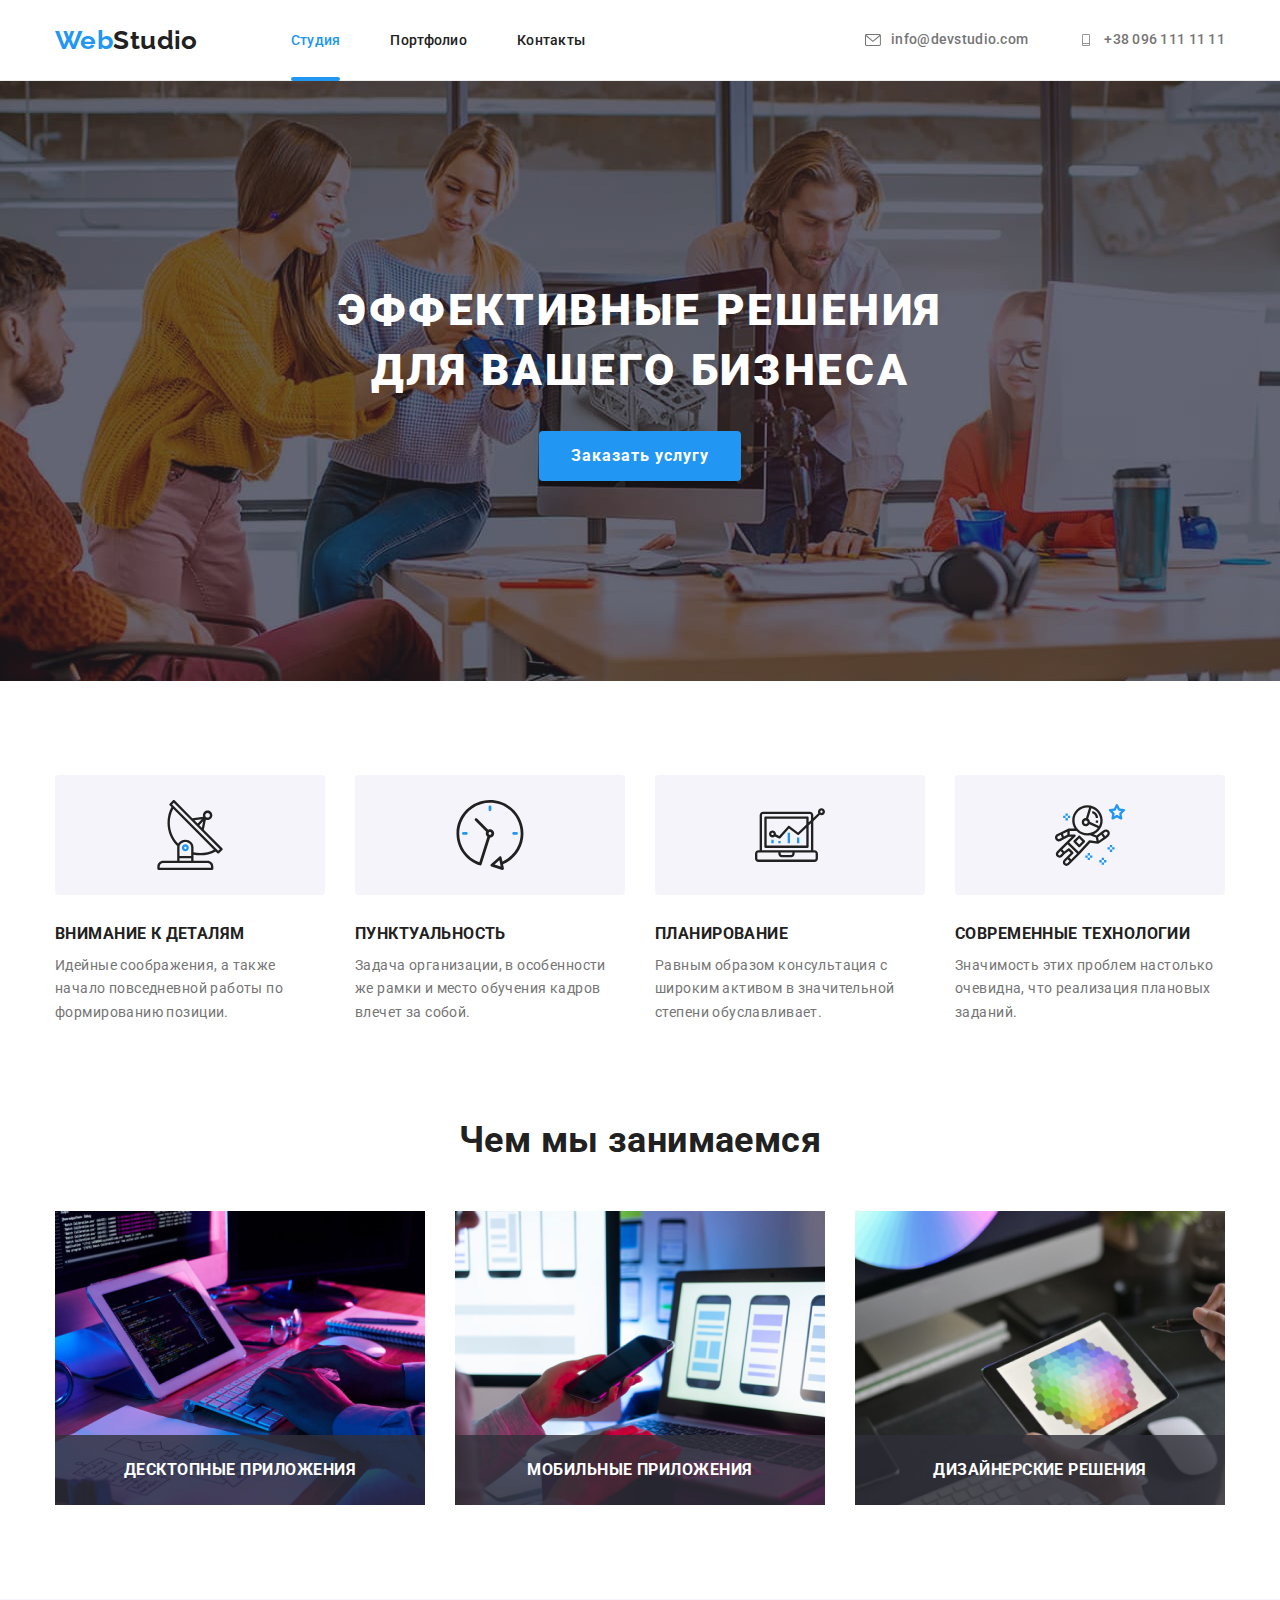
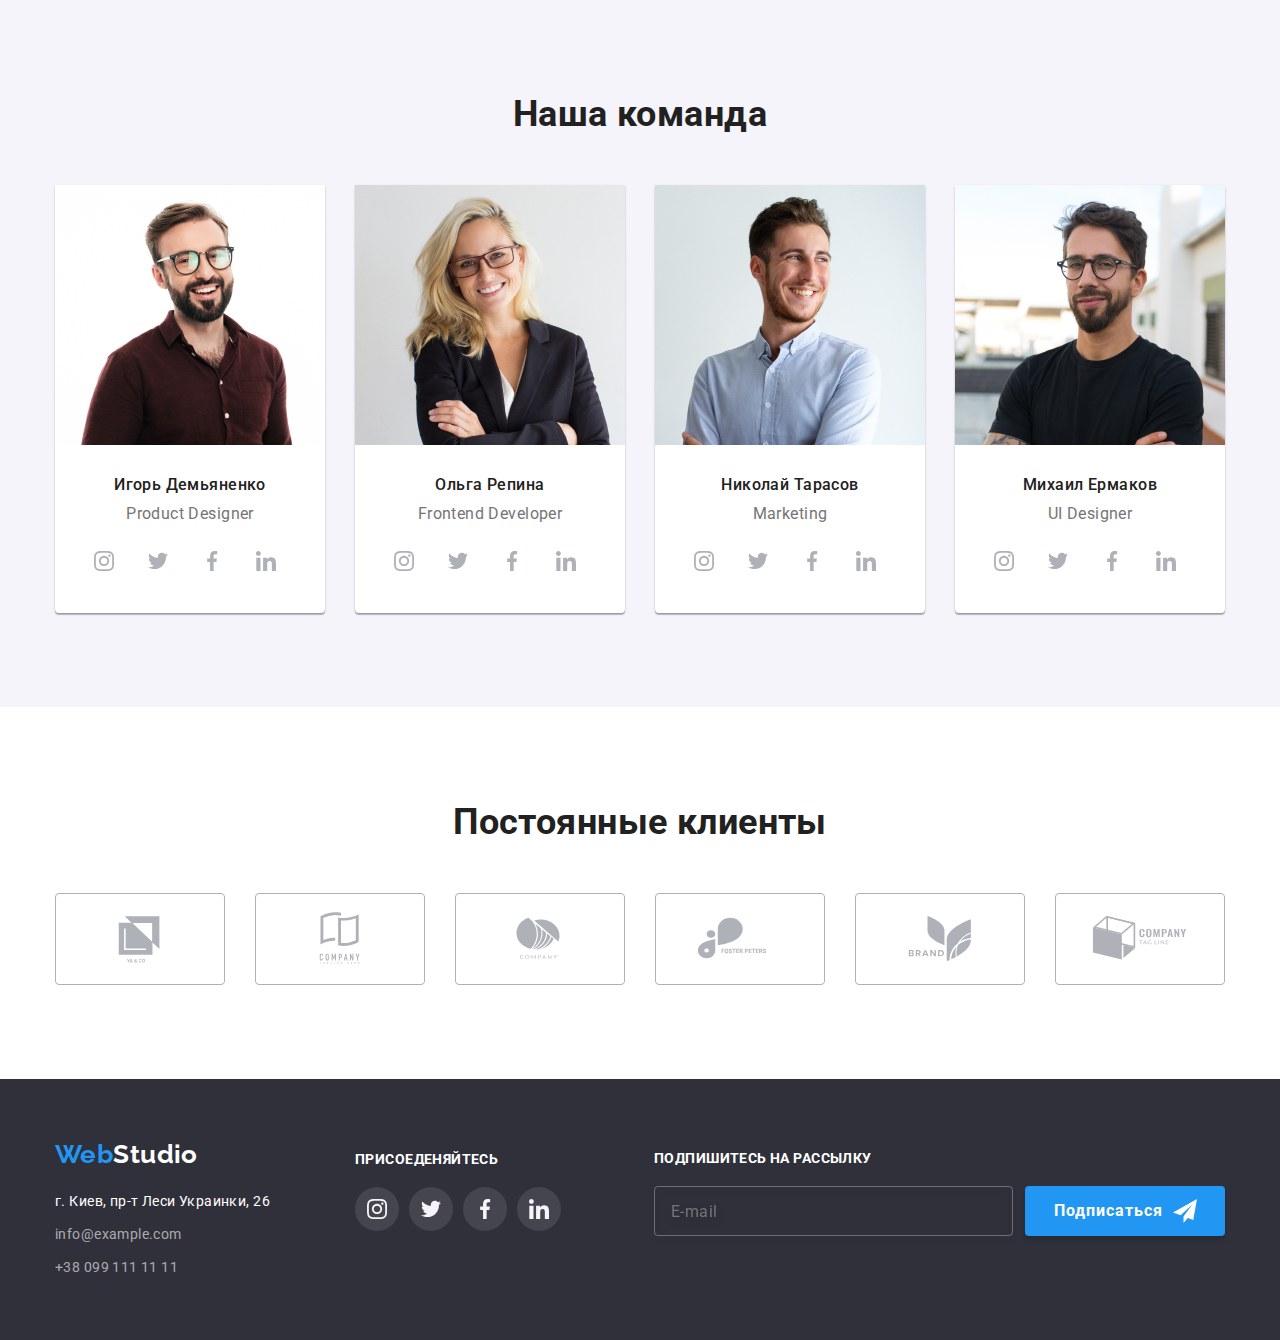
<file: index.html>
<!DOCTYPE html>
<html lang="ru">
  <head>
    <meta charset="UTF-8" />
    <meta http-equiv="X-UA-Compatible" content="IE=edge" />
    <meta name="viewport" content="width=device-width, initial-scale=1.0" />
    <title>WebStudio</title>
    <link
      rel="stylesheet"
      href="https://cdnjs.cloudflare.com/ajax/libs/modern-normalize/1.0.0/modern-normalize.min.css"
    />
    <link
      href="https://fonts.googleapis.com/css2?family=Raleway:wght@700&family=Roboto:wght@400;500;700;900&display=swap"
      rel="stylesheet"
    />
    <link rel="stylesheet" href="./css/main.min.css" />
  </head>
  <body>
    <!--header-->
    <header class="header">
      <div class="container header__container">
        <a href="./index.html" class="logo logo__header"
          >Web<span class="logo__text-header">Studio</span></a
        >
        <button
          class="header__btn"
          type="button"
          aria-expanded="false"
          aria-controls="mobile-menu"
          data-menu-button
        >
          <svg class="header__btn-icon" width="40px" height="40px">
            <use
              class="header__btn-open"
              href="./images/symbol-defs.svg#menu_burger"
            ></use>
            <use
              class="header__btn-close"
              href="./images/symbol-defs.svg#close_burger"
            ></use>
          </svg>
        </button>
        <div class="mobile-menu" id="mobile-menu" data-menu>
          <div class="mobile-menu__wrapper">
            <ul class="mobile-menu__list">
              <li class="mobile-menu__item">
                <a href="./index.html" class="mobile-menu__link current"
                  >Студия</a
                >
              </li>
              <li class="mobile-menu__item">
                <a href="./portfolio.html" class="mobile-menu__link"
                  >Портфолио</a
                >
              </li>
              <li class="mobile-menu__item">
                <a href="./contact.html" class="mobile-menu__link">Контакты</a>
              </li>
            </ul>
          </div>
          <div>
            <ul class="mobile-menu__list">
              <li class="mobile-menu__point">
                <a href="tel:+380961111111" class="mobile-menu__tel"
                  >+38 096 111 11 11</a
                >
              </li>
              <li>
                <a href="mailto:info@devstudio.com" class="mobile-menu_mail"
                  >info@devstudio.com</a
                >
              </li>
            </ul>
            <ul class="mobile-menu__links">
              <li class="mobile-menu__social">
                <a href="instagram.com" class="mobile-menu__link-item"
                  >Instagram</a
                >
              </li>
              <li class="mobile-menu__social">
                <a href="twitter.com" class="mobile-menu__link-item">Twitter</a>
              </li>
              <li class="mobile-menu__social">
                <a href="facebook.com" class="mobile-menu__link-item"
                  >Facebook</a
                >
              </li>
              <li class="mobile-menu__social">
                <a href="linkedin.com" class="mobile-menu__link-item"
                  >LinkedIn</a
                >
              </li>
            </ul>
          </div>
        </div>
        <nav class="nav">
          <ul class="nav__list">
            <li class="nav__item">
              <a href="./index.html" class="nav__link current">Студия</a>
            </li>
            <li class="nav__item">
              <a href="./portfolio.html" class="nav__link">Портфолио</a>
            </li>
            <li class="nav__item">
              <a href="./contact.html" class="nav__link">Контакты</a>
            </li>
          </ul>
        </nav>
        <ul class="contact">
          <li class="contact__item">
            <a href="mailto:info@devstudio.com" class="contact__link">
              <svg class="contact__point" width="16" height="12">
                <use href="./images/symbol-defs.svg#mail"></use>
              </svg>
              info@devstudio.com</a
            >
          </li>
          <li class="contact__item">
            <a href="tel:+380961111111" class="contact__link">
              <svg class="contact__point" width="16" height="12">
                <use href="./images/symbol-defs.svg#phone"></use>
              </svg>
              +38 096 111 11 11</a
            >
          </li>
        </ul>
      </div>
    </header>
    <!--main content-->
    <main>
      <!--Hero-->
      <section class="hero">
        <div class="container">
          <h1 class="hero__title">Эффективные решения для вашего бизнеса</h1>
          <button
            class="button button__one hero__button"
            type="button"
            data-modal-open
          >
            Заказать услугу
          </button>
        </div>
      </section>
      <!--special-->
      <section class="section">
        <div class="container">
          <h2 class="visually-hidden">Особенности компании</h2>
          <ul class="special__list">
            <li class="special__type">
              <div class="special__icon">
                <svg class="special-picture" width="70" height="70">
                  <use href="./images/symbol-defs.svg#antenna"></use>
                </svg>
              </div>
              <h3 class="special__title">Внимание к деталям</h3>
              <p class="special__item">
                Идейные соображения, а также начало повседневной работы по
                формированию позиции.
              </p>
            </li>
            <li class="special__type">
              <div class="special__icon">
                <svg class="special-picture" width="70" height="70">
                  <use href="./images/symbol-defs.svg#clock"></use>
                </svg>
              </div>
              <h3 class="special__title">Пунктуальность</h3>
              <p class="special__item">
                Задача организации, в особенности же рамки и место обучения
                кадров влечет за собой.
              </p>
            </li>
            <li class="special__type">
              <div class="special__icon">
                <svg class="special-picture" width="70" height="70">
                  <use href="./images/symbol-defs.svg#diagram"></use>
                </svg>
              </div>
              <h3 class="special__title">Планирование</h3>
              <p class="special__item">
                Равным образом консультация с широким активом в значительной
                степени обуславливает.
              </p>
            </li>
            <li class="special__type">
              <div class="special__icon">
                <svg class="special-picture" width="70" height="70">
                  <use href="./images/symbol-defs.svg#astronaut"></use>
                </svg>
              </div>
              <h3 class="special__title">Современные технологии</h3>
              <p class="special__item">
                Значимость этих проблем настолько очевидна, что реализация
                плановых заданий.
              </p>
            </li>
          </ul>
        </div>
      </section>
      <!--about work-->
      <section class="about-work section">
        <div class="container">
          <h2 class="work__title">Чем мы занимаемся</h2>
          <ul class="work__list">
            <li class="work__list-item">
              <img srcset="./images/about_work/devsite.jpg, ./images/about_work/devsite@2x.jpg 2x" 
                src="./images/about_work/devsite.jpg"
                alt="Разработка сайтов"
                width="370"
              />
              <div class="work__card">
                <h3 class="work__name">Десктопные приложения</h3>
              </div>
            </li>
            <li class="work__list-item">
              <img srcset="./images/about_work/devapp.jpg, ./images/about_work/devapp@2x.jpg 2x"
                src="./images/about_work/devapp.jpg"
                alt="Разработка приложений"
                width="370"
              />
              <div class="work__card">
                <h3 class="work__name">Мобильные приложения</h3>
              </div>
            </li>
            <li class="work__list-item">
              <img srcset="./images/about_work/design.jpg, ./images/about_work/design@2x.jpg 2x"
                src="./images/about_work/design.jpg"
                alt="Дизайн"
                width="370"
              />
              <div class="work__card">
                <h3 class="work__name">Дизайнерские решения</h3>
              </div>
            </li>
          </ul>
        </div>
      </section>
      <!--our team-->
      <section class="our-team section">
        <div class="container">
          <h2 class="team__title">Наша команда</h2>
          <ul class="team">
            <li class="team__member">
              <picture>
                <source srcset="./images/our_team/igor.jpg 1x, ./images/our_team/igor@2x.jpg 2x" media="(min-width: 1200px)" type="image/jpg">
                <source srcset="./images/our_team/igor-354.jpg 1x, ./images/our_team/igor-354@2x.jpg 2x" media="(min-width: 768px)" type="image/jpg">
                <source srcset="./images/our_team/igor-450.jpg 1x, ./images/our_team/igor-450@2x.jpg 2x" media="(max-width: 767.98px)" type="image/jpg">
                 <img 
                src="./images/our_team/igor.jpg"
                alt="Игорь Демьяненко"
                loading="lazy"
              />             
              </picture>

              <div class="team__card">
                <h3 class="team__personal-title">Игорь Демьяненко</h3>
                <p lang="en" class="team__personal-position">
                  Product Designer
                </p>
                <ul class="team__contact-list">
                  <li class="team__contact-item">
                    <a class="team__social" href="twitter.com"
                      ><svg class="team__link" width="20" height="20">
                        <use href="./images/symbol-defs.svg#instagram"></use>
                      </svg>
                    </a>
                  </li>
                  <li class="team__contact-item">
                    <a class="team__social" href="facebook.com"
                      ><svg class="team__link" width="20" height="20">
                        <use href="./images/symbol-defs.svg#twitter"></use>
                      </svg>
                    </a>
                  </li>
                  <li class="team__contact-item">
                    <a class="team__social" href="linkedin.com"
                      ><svg class="team__link" width="20" height="20">
                        <use href="./images/symbol-defs.svg#facebook"></use>
                      </svg>
                    </a>
                  </li>
                  <li class="team__contact-item">
                    <a class="team__social" href="instagram.com"
                      ><svg class="team__link" width="20" height="20">
                        <use href="./images/symbol-defs.svg#linkedin"></use>
                      </svg>
                    </a>
                  </li>
                </ul>
              </div>
            </li>
            <li class="team__member">
              <picture>
                <source srcset="./images/our_team/olga.jpg 1x, ./images/our_team/olga@2x.jpg 2x" media="(min-width: 1200px)" type="image/jpg">
                <source srcset="./images/our_team/olga-354.jpg 1x, ./images/our_team/olga-354@2x.jpg 2x" media="(min-width: 768px)" type="image/jpg">
                <source srcset="./images/our_team/olga-450.jpg 1x, ./images/our_team/olga-450@2x.jpg 2x" media="(max-width: 767.98px)" type="image/jpg">
              <img 
                src="./images/our_team/olga.jpg"
                alt="Ольга Репина"
                loading="lazy"
              />                
              </picture>

              <div class="team__card">
                <h3 class="team__personal-title">Ольга Репина</h3>
                <p lang="en" class="team__personal-position">
                  Frontend Developer
                </p>
                <ul class="team__contact-list">
                  <li class="team__contact-item">
                    <a class="team__social" href="twitter.com"
                      ><svg class="team__link" width="20" height="20">
                        <use href="./images/symbol-defs.svg#instagram"></use>
                      </svg>
                    </a>
                  </li>
                  <li class="team__contact-item">
                    <a class="team__social" href="facebook.com"
                      ><svg class="team__link" width="20" height="20">
                        <use href="./images/symbol-defs.svg#twitter"></use>
                      </svg>
                    </a>
                  </li>
                  <li class="team__contact-item">
                    <a class="team__social" href="linkedin.com"
                      ><svg class="team__link" width="20" height="20">
                        <use href="./images/symbol-defs.svg#facebook"></use>
                      </svg>
                    </a>
                  </li>
                  <li class="team__contact-item">
                    <a class="team__social" href="instagram.com"
                      ><svg class="team__link" width="20" height="20">
                        <use href="./images/symbol-defs.svg#linkedin"></use>
                      </svg>
                    </a>
                  </li>
                </ul>
              </div>
            </li>
            <li class="team__member">
              <picture>
                <source srcset="./images/our_team/nikola.jpg 1x, ./images/our_team/nikola@2x.jpg 2x" media="(min-width: 1200px)" type="image/jpg">
                <source srcset="./images/our_team/nikola-354.jpg 1x, ./images/our_team/nikola-354@2x.jpg 2x" media="(min-width: 768px)" type="image/jpg">
                <source srcset="./images/our_team/nikola-450.jpg 1x, ./images/our_team/nikola-450@2x.jpg 2x" media="(max-width: 767.98px)" type="image/jpg">
               <img 
                src="./images/our_team/nikola.jpg"
                alt="Николай Тарасов"
              />               
              </picture>

              <div class="team__card">
                <h3 class="team__personal-title">Николай Тарасов</h3>
                <p lang="en" class="team__personal-position">Marketing</p>
                <ul class="team__contact-list">
                  <li class="team__contact-item">
                    <a class="team__social" href="twitter.com"
                      ><svg class="team__link" width="20" height="20">
                        <use href="./images/symbol-defs.svg#instagram"></use>
                      </svg>
                    </a>
                  </li>
                  <li class="team__contact-item">
                    <a class="team__social" href="facebook.com"
                      ><svg class="team__link" width="20" height="20">
                        <use href="./images/symbol-defs.svg#twitter"></use>
                      </svg>
                    </a>
                  </li>
                  <li class="team__contact-item">
                    <a class="team__social" href="linkedin.com"
                      ><svg class="team__link" width="20" height="20">
                        <use href="./images/symbol-defs.svg#facebook"></use>
                      </svg>
                    </a>
                  </li>
                  <li class="team__contact-item">
                    <a class="team__social" href="instagram.com"
                      ><svg class="team__link" width="20" height="20">
                        <use href="./images/symbol-defs.svg#linkedin"></use>
                      </svg>
                    </a>
                  </li>
                </ul>
              </div>
            </li>
            <li class="team__member">
              <picture>
                <source srcset="./images/our_team/mike.jpg 1x, ./images/our_team/mike@2x.jpg 2x" media="(min-width: 1200px)" type="image/jpg">
                <source srcset="./images/our_team/mike-354.jpg 1x, ./images/our_team/mike-354@2x.jpg 2x" media="(min-width: 768px)" type="image/jpg">
                <source srcset="./images/our_team/mike-450.jpg 1x, ./images/our_team/mike-450@2x.jpg 2x" media="(max-width: 767.98px)" type="image/jpg">
              <img 
                src="./images/our_team/mike.jpg"
                alt="Михаил Ермаков"
              />                
              </picture>

              <div class="team__card">
                <h3 class="team__personal-title">Михаил Ермаков</h3>
                <p lang="en" class="team__personal-position">UI Designer</p>
                <ul class="team__contact-list">
                  <li class="team__contact-item">
                    <a class="team__social" href="twitter.com"
                      ><svg class="team__link" width="20" height="20">
                        <use href="./images/symbol-defs.svg#instagram"></use>
                      </svg>
                    </a>
                  </li>
                  <li class="team__contact-item">
                    <a class="team__social" href="facebook.com"
                      ><svg class="team__link" width="20" height="20">
                        <use href="./images/symbol-defs.svg#twitter"></use>
                      </svg>
                    </a>
                  </li>
                  <li class="team__contact-item">
                    <a class="team__social" href="linkedin.com"
                      ><svg class="team__link" width="20" height="20">
                        <use href="./images/symbol-defs.svg#facebook"></use>
                      </svg>
                    </a>
                  </li>
                  <li class="team__contact-item">
                    <a class="team__social" href="instagram.com"
                      ><svg class="team__link" width="20" height="20">
                        <use href="./images/symbol-defs.svg#linkedin"></use>
                      </svg>
                    </a>
                  </li>
                </ul>
              </div>
            </li>
          </ul>
        </div>
      </section>
      <!-- our clients -->
      <section class="section">
        <div class="container">
          <h2 class="client__title">Постоянные клиенты</h2>
          <ul class="client__list">
            <li class="client__item">
              <a class="client__site">
                <svg class="client__picture" width="106" height="60">
                  <use href="./images/symbol-defs.svg#client_1"></use>
                </svg>
              </a>
            </li>
            <li class="client__item">
              <a class="client__site">
                <svg class="client__picture" width="106" height="60">
                  <use href="./images/symbol-defs.svg#client_2"></use>
                </svg>
              </a>
            </li>
            <li class="client__item">
              <a class="client__site">
                <svg class="client__picture" width="106" height="60">
                  <use href="./images/symbol-defs.svg#client_3"></use>
                </svg>
              </a>
            </li>
            <li class="client__item">
              <a class="client__site">
                <svg class="client__picture" width="106" height="60">
                  <use href="./images/symbol-defs.svg#client_4"></use>
                </svg>
              </a>
            </li>
            <li class="client__item">
              <a class="client__site">
                <svg class="client__picture" width="106" height="60">
                  <use href="./images/symbol-defs.svg#client_5"></use>
                </svg>
              </a>
            </li>
            <li class="client__item">
              <a class="client__site">
                <svg class="client__picture" width="106" height="60">
                  <use href="./images/symbol-defs.svg#client_6"></use>
                </svg>
              </a>
            </li>
          </ul>
        </div>
      </section>
    </main>
    <!--footer hw-->
    <footer class="footer">
      <div class="container footer__block">
        <div class="footer__wrapper">
        <div class="logo__box">
          <a href="./index.html" class="logo logo__footer"
            >Web<span class="logo__text-footer">Studio</span></a
          >
          <address>
            <ul>
              <li class="footer__item">
                <a
                  href="https://goo.gl/maps/XMWMVRejnvmh2yPAA"
                  class="footer__address"
                  >г. Киев, пр-т Леси Украинки, 26 </a
                >
              </li>
              <li class="footer__item">
                <a href="mailto:info@example.com" class="footer__contact"
                  >info@example.com</a
                >
              </li>
              <li class="footer__item">
                <a href="tel:+380991111111" class="footer__contact"
                  >+38 099 111 11 11</a
                >
              </li>
            </ul>
          </address>
        </div>
        <div class="footer__join">
          <p class="footer__join-title">присоеденяйтесь</p>
          <ul class="footer__contact-list">
            <li class="footer__contact-item">
              <a class="footer__social" href="twitter.com"
                ><svg class="footer__icon-link" width="20" height="20">
                  <use href="./images/symbol-defs.svg#instagram"></use>
                </svg>
              </a>
            </li>
            <li class="footer__contact-item">
              <a class="footer__social" href="facebook.com"
                ><svg class="footer__icon-link" width="20" height="20">
                  <use href="./images/symbol-defs.svg#twitter"></use>
                </svg>
              </a>
            </li>
            <li class="footer__contact-item">
              <a class="footer__social" href="linkedin.com"
                ><svg class="footer__icon-link" width="20" height="20">
                  <use href="./images/symbol-defs.svg#facebook"></use>
                </svg>
              </a>
            </li>
            <li class="footer__contact-item">
              <a class="footer__social" href="instagram.com"
                ><svg class="footer__icon-link" width="20" height="20">
                  <use href="./images/symbol-defs.svg#linkedin"></use>
                </svg>
              </a>
            </li>
          </ul>
        </div>
        </div>
        <form class="subscribe__form" name="subscribe" autocomplete="off">
          <p class="subscribe__title">Подпишитесь на рассылку</p>
          <div class="subscribe__box">
            <input
              class="subscribe__input"
              type="email"
              name="email"
              placeholder="E-mail"
            />
            <button class="subscribe__button button__one" type="submit">
              <span>Подписаться</span>
              <svg class="subscribe__icon" width="24" height="24">
                <use href="./images/symbol-defs.svg#send"></use>
              </svg>
            </button>
          </div>
        </form>
      </div>
    </footer>
    <!-- modal -->
    <div class="backdrop is-hidden" data-modal>
      <div class="modal">
        <button type="button" class="modal__button" data-modal-close>
          <svg class="button__modal-close" width="11" height="11">
            <use href="./images/symbol-defs.svg#close"></use>
          </svg>
        </button>
        <h2 class="modal__title">Оставьте свои данные, мы вам перезвоним</h2>
        <form class="form" name="form-feedback" autocomplete="off">
          <div class="form__item">
            <label class="form__label" for="form-name">Имя</label>
            <div class="form__box">
              <input
                class="form__input"
                type="text"
                name="form-name"
                id="form-name"
                autofocus
              />
              <svg class="form__icon" width="18" height="18">
                <use href="./images/symbol-defs.svg#person"></use>
              </svg>
            </div>
          </div>
          <div class="form__item">
            <label class="form__label" for="form-tel">Телефон</label>
            <div class="form__box">
              <input
                class="form__input"
                type="tel"
                name="form-tel"
                id="form-tel"
              />
              <svg class="form__icon" width="18" height="18">
                <use href="./images/symbol-defs.svg#tel"></use>
              </svg>
            </div>
          </div>
          <div class="form__item">
            <label class="form__label" for="form-mail">Почта</label>
            <div class="form__box">
              <input
                class="form__input"
                type="email"
                name="form-mail"
                id="form-mail"
              />
              <svg class="form__icon" width="18" height="18">
                <use href="./images/symbol-defs.svg#convert"></use>
              </svg>
            </div>
          </div>
          <div class="form__item">
            <label class="form__label" for="form__text">Комментарий</label>
            <textarea
              class="form__text"
              id="form__text"
              name="textarea"
              rows="6"
              placeholder="Введите текст"
            ></textarea>
          </div>
          <label class="checkbox" for="checkbox">
            <input
              class="checkbox__input visually-hidden"
              type="checkbox"
              name="checkbox"
              id="checkbox"
            />
            <span class="checkbox__icon"></span>
            <span class="form__confirm"
              >Соглашаюсь с рассылкой и принимаю
              <a href="" class="form__confirm-link">Условия договора</a></span
            >
          </label>
          <button class="button__one form__button" type="submit">
            Отправить
          </button>
        </form>
      </div>
    </div>
    <script src="./js/mobile-menu.js"></script>
    <script src="./js/modal.js"></script>
  </body>
</html>
</file>
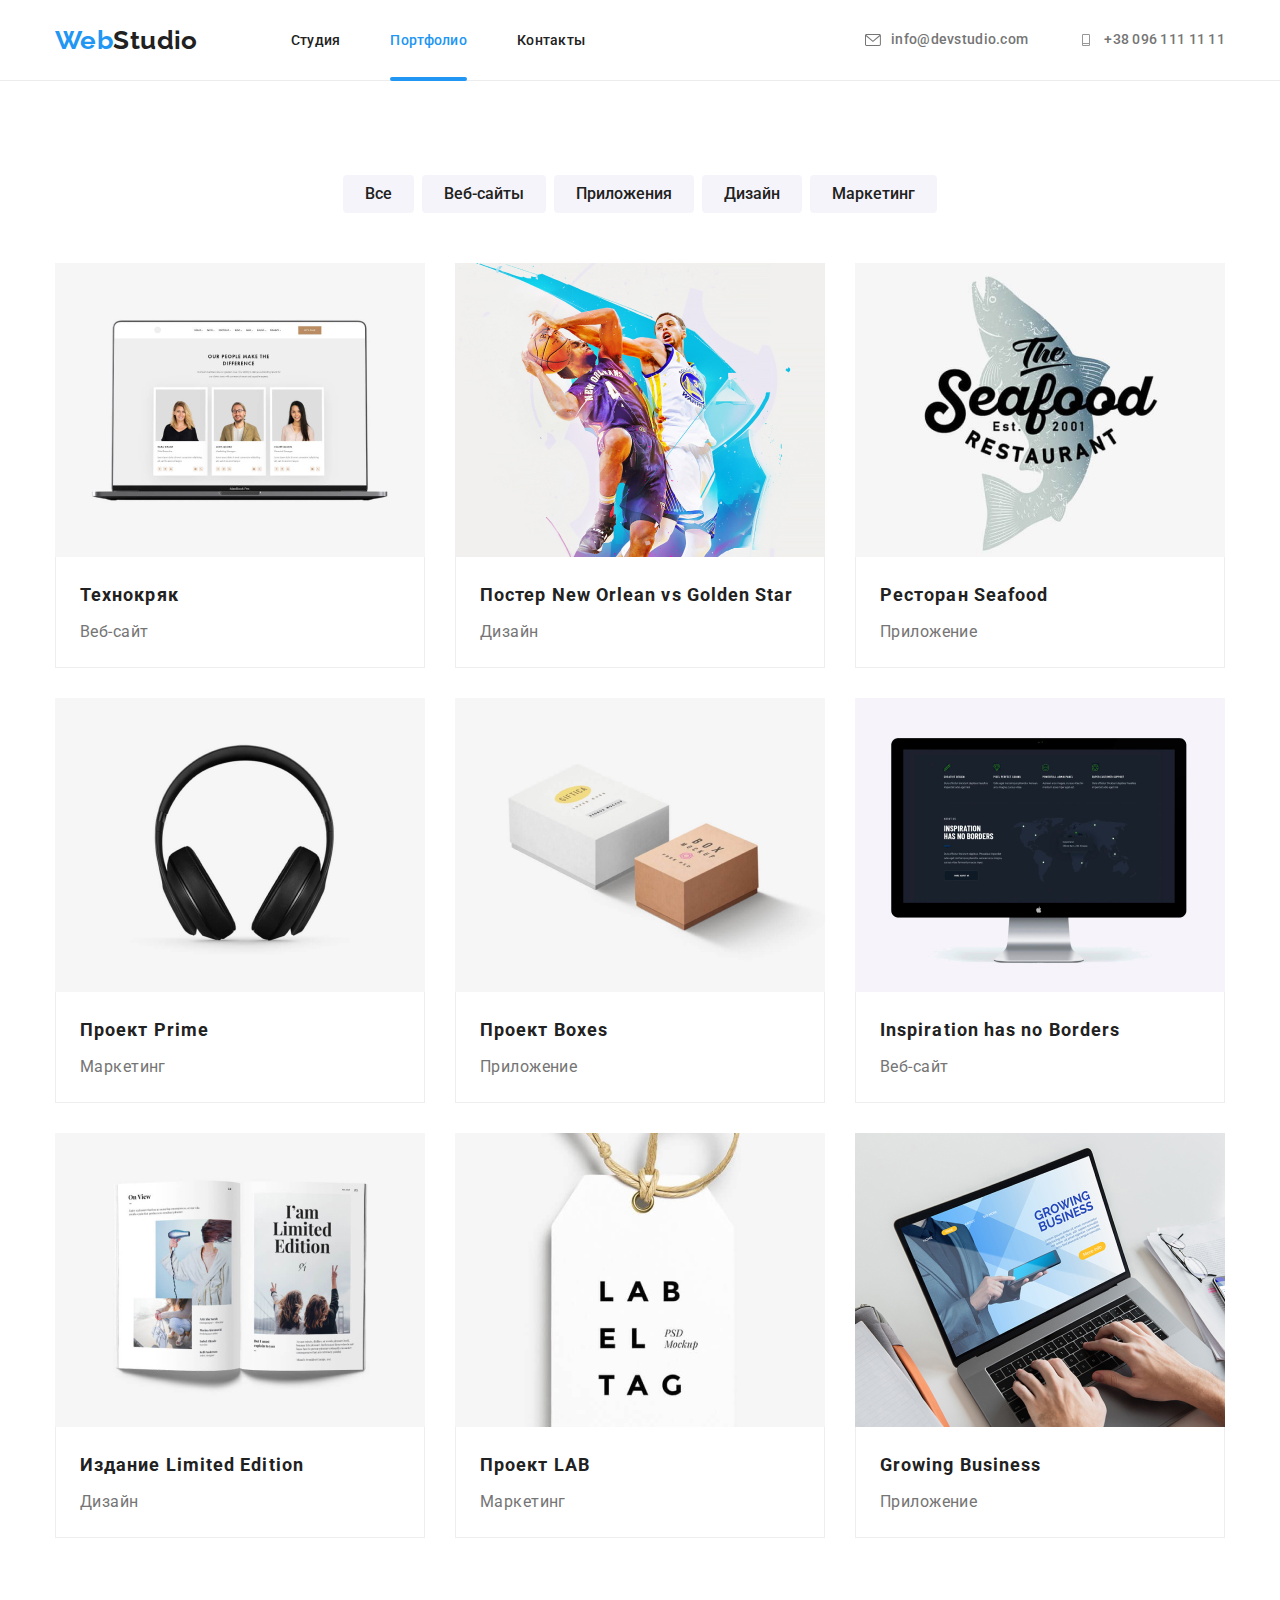
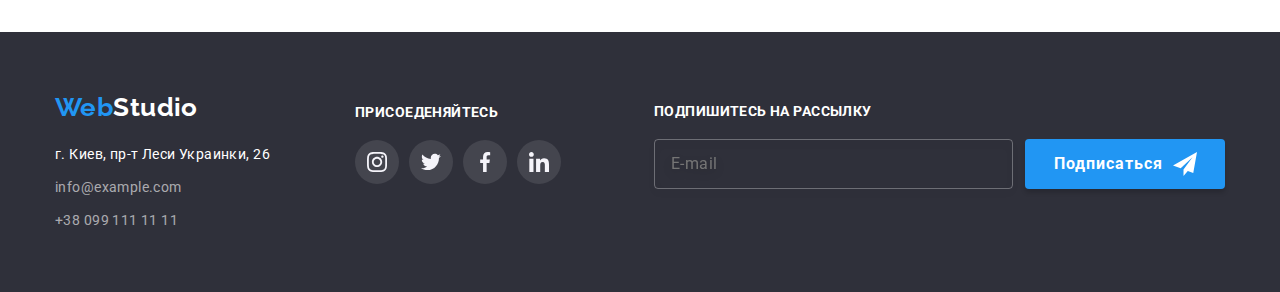
<file: portfolio.html>
<!DOCTYPE html>
<html lang="ru">
  <head>
    <meta charset="UTF-8" />
    <meta http-equiv="X-UA-Compatible" content="IE=edge" />
    <meta name="viewport" content="width=device-width, initial-scale=1.0" />
    <title>Portfolio</title>
    <link
      rel="stylesheet"
      href="https://cdnjs.cloudflare.com/ajax/libs/modern-normalize/1.0.0/modern-normalize.min.css"
    />
    <link
      href="https://fonts.googleapis.com/css2?family=Raleway:wght@700&family=Roboto:wght@400;500;700;900&display=swap"
      rel="stylesheet"
    />
    <link rel="stylesheet" href="./css/main.min.css" />
  </head>
  <body>
    <!--header-->
    <header class="header">
      <div class="container header__container">
        <a href="./index.html" class="logo logo__header"
          >Web<span class="logo__text-header">Studio</span></a
        >
        <button
          class="header__btn"
          type="button"
          aria-expanded="false"
          aria-controls="mobile-menu"
          data-menu-button
        >
          <svg class="header__btn-icon" width="40px" height="40px">
            <use
              class="header__btn-open"
              href="./images/symbol-defs.svg#menu_burger"
            ></use>
            <use
              class="header__btn-close"
              href="./images/symbol-defs.svg#close_burger"
            ></use>
          </svg>
        </button>
        <div class="mobile-menu" id="mobile-menu" data-menu>
          <div class="mobile-menu__wrapper">
            <ul class="mobile-menu__list">
              <li class="mobile-menu__item">
                <a href="./index.html" class="mobile-menu__link">Студия</a>
              </li>
              <li class="mobile-menu__item">
                <a href="./portfolio.html" class="mobile-menu__link current"
                  >Портфолио</a
                >
              </li>
              <li class="mobile-menu__item">
                <a href="./contact.html" class="mobile-menu__link">Контакты</a>
              </li>
            </ul>
          </div>
          <div>
            <ul class="mobile-menu__list">
              <li class="mobile-menu__point">
                <a href="tel:+380961111111" class="mobile-menu__tel"
                  >+38 096 111 11 11</a
                >
              </li>
              <li>
                <a href="mailto:info@devstudio.com" class="mobile-menu_mail"
                  >info@devstudio.com</a
                >
              </li>
            </ul>
            <ul class="mobile-menu__links">
              <li class="mobile-menu__social">
                <a href="instagram.com" class="mobile-menu__link-item"
                  >Instagram</a
                >
              </li>
              <li class="mobile-menu__social">
                <a href="twitter.com" class="mobile-menu__link-item">Twitter</a>
              </li>
              <li class="mobile-menu__social">
                <a href="facebook.com" class="mobile-menu__link-item"
                  >Facebook</a
                >
              </li>
              <li class="mobile-menu__social">
                <a href="linkedin.com" class="mobile-menu__link-item"
                  >LinkedIn</a
                >
              </li>
            </ul>
          </div>
        </div>
        <nav class="nav">
          <ul class="nav__list">
            <li class="nav__item">
              <a href="./index.html" class="nav__link">Студия</a>
            </li>
            <li class="nav__item">
              <a href="./portfolio.html" class="nav__link current">Портфолио</a>
            </li>
            <li class="nav__item">
              <a href="./contact.html" class="nav__link">Контакты</a>
            </li>
          </ul>
        </nav>
        <ul class="contact">
          <li class="contact__item">
            <a href="mailto:info@devstudio.com" class="contact__link">
              <svg class="contact__point" width="16" height="12">
                <use href="./images/symbol-defs.svg#mail"></use>
              </svg>
              info@devstudio.com</a
            >
          </li>
          <li class="contact__item">
            <a href="tel:+380961111111" class="contact__link">
              <svg class="contact__point" width="16" height="12">
                <use href="./images/symbol-defs.svg#phone"></use>
              </svg>
              +38 096 111 11 11</a
            >
          </li>
        </ul>
      </div>
    </header>
    <!-- main section -->
    <main>
      <section class="section">
        <div class="container">
          <h1 class="visually-hidden">work examples</h1>
          <ul class="filter">
            <li class="filter__item">
              <button class="button button__two" type="button">Все</button>
            </li>
            <li class="filter__item">
              <button class="button button__two" type="button">
                Веб-сайты
              </button>
            </li>
            <li class="filter__item">
              <button class="button button__two" type="button">
                Приложения
              </button>
            </li>
            <li class="filter__item">
              <button class="button button__two" type="button">Дизайн</button>
            </li>
            <li class="filter__item">
              <button class="button button__two" type="button">
                Маркетинг
              </button>
            </li>
          </ul>
          <ul class="example__list">
            <li class="example__item">
              <a class="example__link" href="./">
                <div class="example__box">
                  <picture>
                    <source
                      srcset="./images/portfolio/technokr.jpg 1x, ./images/portfolio/technokr@2x.jpg 2x"
                      media="(min-width: 1200px)"
                      type="image/jpg"
                    />
                    <source
                      srcset="./images/portfolio/technokr-354.jpg 1x, ./images/portfolio/technokr-354@2x.jpg 2x"
                      media="(min-width: 768px)"
                      type="image/jpg"
                    />
                    <source
                      srcset="./images/portfolio/technokr-450.jpg 1x, ./images/portfolio/technokr-450@2x.jpg 2x"
                      media="(max-width: 767.98px)"
                      type="image/jpg"
                    />
                    <img
                      src="./images/portfolio/technokr.jpg"
                      alt="Технокряк"
                    />
                  </picture>

                  <div class="example__overlay">
                    <p>
                      Ресурс предлагает комплексные предложения с разным уровнем
                      функционала и сервисов. Все это позволит посетителю
                      получить исчерпывающие сведения о компании или частном
                      лице.
                    </p>
                  </div>
                </div>
                <div class="example__card">
                  <h2 class="example__title">Технокряк</h2>
                  <p class="example__filter">Веб-сайт</p>
                </div>
              </a>
            </li>
            <li class="example__item">
              <a class="example__link" href="./">
                <div class="example__box">
                  <picture>
                    <source
                      srcset="./images/portfolio/poster_neworl_vs_goldstar.jpg 1x, ./images/portfolio/poster_neworl_vs_goldstar@2x.jpg 2x"
                      media="(min-width: 1200px)"
                      type="image/jpg"
                    />
                    <source
                      srcset="./images/portfolio/poster_neworl_vs_goldstar-354.jpg 1x, ./images/portfolio/poster_neworl_vs_goldstar-354@2x.jpg 2x"
                      media="(min-width: 768px)"
                      type="image/jpg"
                    />
                    <source
                      srcset="./images/portfolio/poster_neworl_vs_goldstar-450.jpg 1x, ./images/portfolio/poster_neworl_vs_goldstar-450@2x.jpg 2x"
                      media="(max-width: 767.98px)"
                      type="image/jpg"
                    />
                    <img
                      src="./images/portfolio/poster_neworl_vs_goldstar.jpg"
                      alt="Постер New Orlean vs Golden Star"
                    />
                  </picture>
                  <div class="example__overlay">
                    <p>
                      Ресурс предлагает комплексные предложения с разным уровнем
                      функционала и сервисов. Все это позволит посетителю
                      получить исчерпывающие сведения о компании или частном
                      лице.
                    </p>
                  </div>
                </div>
                <div class="example__card">
                  <h2 class="example__title">
                    Постер New Orlean vs Golden Star
                  </h2>
                  <p class="example__filter">Дизайн</p>
                </div>
              </a>
            </li>
            <li class="example__item">
              <a class="example__link" href="./">
                <div class="example__box">
                  <picture>
                    <source
                      srcset="./images/portfolio/restoraunt_seafood.jpg 1x, ./images/portfolio/restoraunt_seafood@2x.jpg 2x"
                      media="(min-width: 1200px)"
                      type="image/jpg"
                    />
                    <source
                      srcset="./images/portfolio/restoraunt_seafood-354.jpg 1x, ./images/portfolio/restoraunt_seafood-354@2x.jpg 2x"
                      media="(min-width: 768px)"
                      type="image/jpg"
                    />
                    <source
                      srcset="./images/portfolio/restoraunt_seafood-450.jpg 1x, ./images/portfolio/restoraunt_seafood-450@2x.jpg 2x"
                      media="(max-width: 767.98px)"
                      type="image/jpg"
                    />
                    <img
                      src="./images/portfolio/restoraunt_seafood.jpg"
                      alt="Ресторан Seafrestoraunt_seafood"
                    />
                  </picture>

                  <div class="example__overlay">
                    <p>
                      Ресурс предлагает комплексные предложения с разным уровнем
                      функционала и сервисов. Все это позволит посетителю
                      получить исчерпывающие сведения о компании или частном
                      лице.
                    </p>
                  </div>
                </div>
                <div class="example__card">
                  <h2 class="example__title">Ресторан Seafood</h2>
                  <p class="example__filter">Приложение</p>
                </div>
              </a>
            </li>
            <li class="example__item">
              <a class="example__link" href="./">
                <div class="example__box">
                  <picture>
                    <source
                      srcset="./images/portfolio/project_prime.jpg 1x, ./images/portfolio/project_prime@2x.jpg 2x"
                      media="(min-width: 1200px)"
                      type="image/jpg"
                    />
                    <source
                      srcset="./images/portfolio/project_prime-354.jpg 1x, ./images/portfolio/project_prime-354@2x.jpg 2x"
                      media="(min-width: 768px)"
                      type="image/jpg"
                    />
                    <source
                      srcset="./images/portfolio/project_prime-450.jpg 1x, ./images/portfolio/project_prime-450@2x.jpg 2x"
                      media="(max-width: 767.98px)"
                      type="image/jpg"
                    />
                    <img
                      src="./images/portfolio/project_prime.jpg"
                      alt="Проект Prime"
                    />
                  </picture>

                  <div class="example__overlay">
                    <p>
                      Ресурс предлагает комплексные предложения с разным уровнем
                      функционала и сервисов. Все это позволит посетителю
                      получить исчерпывающие сведения о компании или частном
                      лице.
                    </p>
                  </div>
                </div>
                <div class="example__card">
                  <h2 class="example__title">Проект Prime</h2>
                  <p class="example__filter">Маркетинг</p>
                </div>
              </a>
            </li>
            <li class="example__item">
              <a class="example__link" href="./">
                <div class="example__box">
                  <picture>
                    <source
                      srcset="./images/portfolio/project_boxes.jpg 1x, ./images/portfolio/project_boxes@2x.jpg 2x"
                      media="(min-width: 1200px)"
                      type="image/jpg"
                    />
                    <source
                      srcset="./images/portfolio/project_boxes-354.jpg 1x, ./images/portfolio/project_boxes-354@2x.jpg 2x"
                      media="(min-width: 768px)"
                      type="image/jpg"
                    />
                    <source
                      srcset="./images/portfolio/project_boxes-450.jpg 1x, ./images/portfolio/project_boxes-450@2x.jpg 2x"
                      media="(max-width: 767.98px)"
                      type="image/jpg"
                    />
                    <img
                      src="./images/portfolio/project_boxes.jpg"
                      alt="Проект Boxes"
                    />
                  </picture>

                  <div class="example__overlay">
                    <p>
                      Ресурс предлагает комплексные предложения с разным уровнем
                      функционала и сервисов. Все это позволит посетителю
                      получить исчерпывающие сведения о компании или частном
                      лице.
                    </p>
                  </div>
                </div>
                <div class="example__card">
                  <h2 class="example__title">Проект Boxes</h2>
                  <p class="example__filter">Приложение</p>
                </div>
              </a>
            </li>
            <li class="example__item">
              <a class="example__link" href="./">
                <div class="example__box">
                  <picture>
                    <source
                      srcset="./images/portfolio/inspiration_has_no_borders.jpg 1x, ./images/portfolio/inspiration_has_no_borders@2x.jpg 2x"
                      media="(min-width: 1200px)"
                      type="image/jpg"
                    />
                    <source
                      srcset="./images/portfolio/inspiration_has_no_borders-354.jpg 1x, ./images/portfolio/inspiration_has_no_borders-354@2x.jpg 2x"
                      media="(min-width: 768px)"
                      type="image/jpg"
                    />
                    <source
                      srcset="./images/portfolio/inspiration_has_no_borders-450.jpg 1x, ./images/portfolio/inspiration_has_no_borders-450@2x.jpg 2x"
                      media="(max-width: 767.98px)"
                      type="image/jpg"
                    />
                    <img
                      src="./images/portfolio/inspiration_has_no_borders.jpg"
                      alt="Inspiration has no Borders"
                    />
                  </picture>

                  <div class="example__overlay">
                    <p>
                      Ресурс предлагает комплексные предложения с разным уровнем
                      функционала и сервисов. Все это позволит посетителю
                      получить исчерпывающие сведения о компании или частном
                      лице.
                    </p>
                  </div>
                </div>
                <div class="example__card">
                  <h2 class="example__title" lang="en">
                    Inspiration has no Borders
                  </h2>
                  <p class="example__filter">Веб-сайт</p>
                </div>
              </a>
            </li>
            <li class="example__item">
              <a class="example__link" href="./">
                <div class="example__box">
                  <picture>
                    <source
                      srcset="./images/portfolio/limited_idition.jpg 1x, ./images/portfolio/limited_idition@2x.jpg 2x"
                      media="(min-width: 1200px)"
                      type="image/jpg"
                    />
                    <source
                      srcset="./images/portfolio/limited_idition-354.jpg 1x, ./images/portfolio/limited_idition-354@2x.jpg 2x"
                      media="(min-width: 768px)"
                      type="image/jpg"
                    />
                    <source
                      srcset="./images/portfolio/limited_idition-450.jpg 1x, ./images/portfolio/limited_idition-450@2x.jpg 2x"
                      media="(max-width: 767.98px)"
                      type="image/jpg"
                    />
                    <img
                      src="./images/portfolio/limited_idition.jpg"
                      alt="Издание Limited Edition"
                    />
                  </picture>

                  <div class="example__overlay">
                    <p>
                      Ресурс предлагает комплексные предложения с разным уровнем
                      функционала и сервисов. Все это позволит посетителю
                      получить исчерпывающие сведения о компании или частном
                      лице.
                    </p>
                  </div>
                </div>
                <div class="example__card">
                  <h2 class="example__title">Издание Limited Edition</h2>
                  <p class="example__filter">Дизайн</p>
                </div>
              </a>
            </li>
            <li class="example__item">
              <a class="example__link" href="./">
                <div class="example__box">
                  <picture>
                    <source
                      srcset="./images/portfolio/project_lab.jpg 1x, ./images/portfolio/project_lab@2x.jpg 2x"
                      media="(min-width: 1200px)"
                      type="image/jpg"
                    />
                    <source
                      srcset="./images/portfolio/project_lab-354.jpg 1x, ./images/portfolio/project_lab-354@2x.jpg 2x"
                      media="(min-width: 768px)"
                      type="image/jpg"
                    />
                    <source
                      srcset="./images/portfolio/project_lab-450.jpg 1x, ./images/portfolio/project_lab-450@2x.jpg 2x"
                      media="(max-width: 767.98px)"
                      type="image/jpg"
                    />
                    <img
                      src="./images/portfolio/project_lab.jpg"
                      alt="Проект LAB"
                    />
                  </picture>

                  <div class="example__overlay">
                    <p>
                      Ресурс предлагает комплексные предложения с разным уровнем
                      функционала и сервисов. Все это позволит посетителю
                      получить исчерпывающие сведения о компании или частном
                      лице.
                    </p>
                  </div>
                </div>
                <div class="example__card">
                  <h2 class="example__title">Проект LAB</h2>
                  <p class="example__filter">Маркетинг</p>
                </div>
              </a>
            </li>
            <li class="example__item">
              <a class="example__link" href="./">
                <div class="example__box">
                  <picture>
                    <source
                      srcset="./images/portfolio/growing_business.jpg 1x, ./images/portfolio/growing_business@2x.jpg 2x"
                      media="(min-width: 1200px)"
                      type="image/jpg"
                    />
                    <source
                      srcset="./images/portfolio/growing_business-354.jpg 1x, ./images/portfolio/growing_business-354@2x.jpg 2x"
                      media="(min-width: 768px)"
                      type="image/jpg"
                    />
                    <source
                      srcset="./images/portfolio/growing_business-450.jpg 1x, ./images/portfolio/growing_business-450@2x.jpg 2x"
                      media="(max-width: 767.98px)"
                      type="image/jpg"
                    />
                    <img
                      src="./images/portfolio/growing_business.jpg"
                      alt="Growing Business"
                    />
                  </picture>

                  <div class="example__overlay">
                    <p>
                      Ресурс предлагает комплексные предложения с разным уровнем
                      функционала и сервисов. Все это позволит посетителю
                      получить исчерпывающие сведения о компании или частном
                      лице.
                    </p>
                  </div>
                </div>
                <div class="example__card">
                  <h2 class="example__title" lang="en">Growing Business</h2>
                  <p class="example__filter">Приложение</p>
                </div>
              </a>
            </li>
          </ul>
        </div>
      </section>
    </main>
    <!--footer hw-->
    <footer class="footer">
      <div class="container footer__block">
        <div class="footer__wrapper">
          <div class="logo__box">
            <a href="./index.html" class="logo logo__footer"
              >Web<span class="logo__text-footer">Studio</span></a
            >
            <address>
              <ul>
                <li class="footer__item">
                  <a
                    href="https://goo.gl/maps/XMWMVRejnvmh2yPAA"
                    class="footer__address"
                    >г. Киев, пр-т Леси Украинки, 26
                  </a>
                </li>
                <li class="footer__item">
                  <a href="mailto:info@example.com" class="footer__contact"
                    >info@example.com</a
                  >
                </li>
                <li class="footer__item">
                  <a href="tel:+380991111111" class="footer__contact"
                    >+38 099 111 11 11</a
                  >
                </li>
              </ul>
            </address>
          </div>
          <div class="footer__join">
            <p class="footer__join-title">присоеденяйтесь</p>
            <ul class="footer__contact-list">
              <li class="footer__contact-item">
                <a class="footer__social" href="twitter.com"
                  ><svg class="footer__icon-link" width="20" height="20">
                    <use href="./images/symbol-defs.svg#instagram"></use>
                  </svg>
                </a>
              </li>
              <li class="footer__contact-item">
                <a class="footer__social" href="facebook.com"
                  ><svg class="footer__icon-link" width="20" height="20">
                    <use href="./images/symbol-defs.svg#twitter"></use>
                  </svg>
                </a>
              </li>
              <li class="footer__contact-item">
                <a class="footer__social" href="linkedin.com"
                  ><svg class="footer__icon-link" width="20" height="20">
                    <use href="./images/symbol-defs.svg#facebook"></use>
                  </svg>
                </a>
              </li>
              <li class="footer__contact-item">
                <a class="footer__social" href="instagram.com"
                  ><svg class="footer__icon-link" width="20" height="20">
                    <use href="./images/symbol-defs.svg#linkedin"></use>
                  </svg>
                </a>
              </li>
            </ul>
          </div>
        </div>
        <form class="subscribe__form" name="subscribe" autocomplete="off">
          <p class="subscribe__title">Подпишитесь на рассылку</p>
          <div class="subscribe__box">
            <input
              class="subscribe__input"
              type="email"
              name="email"
              placeholder="E-mail"
            />
            <button class="subscribe__button button__one" type="submit">
              <span>Подписаться</span>
              <svg class="subscribe__icon" width="24" height="24">
                <use href="./images/symbol-defs.svg#send"></use>
              </svg>
            </button>
          </div>
        </form>
      </div>
    </footer>
    <script src="./js/mobile-menu.js"></script>
  </body>
</html>
</file>
<file: css/main.min.css>
:root{--maintextcolor: #757575;--secondtextcolor: #212121;--whitetextcolor: rgb(255, 255, 255);--activecolor: #2196f3;--background: #e5e5e5;--second-background: #2f303a;--third-background: #f5f4fa;--black-color: #000000;--main-font: Roboto;--duration: 250ms;--timing-function: cubic-bezier(0.4, 0, 0.2, 1)}a{text-decoration:none}img{display:block;max-width:100%;height:auto;margin-bottom:0px}h1,h2,h3,h4,h5,h6,p{margin:0;padding:0}ul{list-style-type:none;padding:0px;margin:0px}.visually-hidden{position:absolute;width:1px;height:1px;margin:-1px;border:0;padding:0;white-space:nowrap;clip-path:inset(100%);clip:rect(0 0 0 0);overflow:hidden}body{color:var(--maintextcolor);font-family:var(--main-font),sans-serif;letter-spacing:.03em;font-size:14px;font-style:normal}.container{width:100%;padding-left:15px;padding-right:15px;margin-left:auto;margin-right:auto}@media(min-width: 480px){.container{width:480px}}@media screen and (min-width: 768px){.container{width:768px}}@media screen and (min-width: 1200px){.container{width:1200px}}.section{padding-top:94px;padding-bottom:94px;margin-left:auto;margin-right:auto}@media screen and (max-width: 1199.98px){.section{padding-top:60px;padding-bottom:60px}}.logo{color:var(--activecolor);font-family:Raleway,sans-serif;font-weight:bold;font-size:26px;line-height:1.19}@media screen and (max-width: 1199.98px){.logo{font-size:24px}}.logo__header{margin-right:93px}@media screen and (min-width: 768px)and (max-width: 1199.98px){.logo__header{margin-right:auto}}.logo__text-header{color:var(--secondtextcolor)}.logo__text-footer{color:var(--whitetextcolor)}.logo__box{padding-right:12px}@media screen and (max-width: 1199.98px){.logo__box{padding:0px;text-align:center;margin-left:auto;margin-right:auto;margin-bottom:60px}}.logo__footer{display:block;margin-bottom:20px}.button{color:var(--secondtextcolor);background-color:var(--third-background);font-family:inherit}.button__one{color:var(--whitetextcolor);background-color:var(--activecolor);font-weight:700;font-size:16px;line-height:1.87;align-items:center;text-align:center;letter-spacing:.06em;border-radius:4px;border-style:none;cursor:pointer}.button__two{color:var(--secondtextcolor);background-color:var(--third-background);font-weight:500;font-size:16px;line-height:1.62;text-align:center;cursor:pointer;height:38px;width:auto;top:174px;border-radius:4px;padding:6px 22px;border-radius:4px;background:#f5f4fa;border:none;transition:color var(--duration) var(--timing-function),background-color var(--duration) var(--timing-function),box-shadow var(--duration) var(--timing-function)}.button__two:focus{color:var(--whitetextcolor);background-color:var(--activecolor);box-shadow:0px 3px 1px rgba(0,0,0,.1),0px 1px 2px rgba(0,0,0,.08),0px 2px 2px rgba(0,0,0,.12)}.button__two:hover{color:var(--whitetextcolor);background-color:var(--activecolor);box-shadow:0px 3px 1px rgba(0,0,0,.1),0px 1px 2px rgba(0,0,0,.08),0px 2px 2px rgba(0,0,0,.12)}.backdrop{position:fixed;top:0;z-index:12;width:100vw;height:100vh;display:flex;justify-content:center;align-items:center;background-color:rgba(0,0,0,.2);transform:scale(1);transition:opacity var(--duration) var(--timing-function),visibility var(--duration) var(--timing-function),transform 500ms var(--timing-function)}.is-hidden{visibility:hidden;opacity:0;transform:scale(0);pointer-events:none}.modal{position:relative;width:528px;height:100%;max-height:609px;padding:40px;background-color:var(--whitetextcolor);box-shadow:0px 1px 3px rgba(0,0,0,.12),0px 1px 1px rgba(0,0,0,.14),0px 2px 1px rgba(0,0,0,.2);border-radius:4px}.modal__button{position:absolute;top:8px;right:8px;display:flex;justify-content:center;align-items:center;width:30px;height:30px;background-color:var(--whitetextcolor);border:1px solid rgba(0,0,0,.1);border-radius:50%;cursor:pointer}.modal__button:hover .button__modal-close{fill:var(--activecolor)}.modal__button:focus .button__modal-close{fill:var(--activecolor)}.modal__title{display:block;margin-top:0px;margin-bottom:12px;font-weight:700;font-size:20px;line-height:1.15;letter-spacing:.03em;color:var(--secondtextcolor)}@media screen and (max-width: 588px){.modal{padding:25px}}.form{display:flex;flex-direction:column}.form__item{margin-bottom:10px}.form__item:last-of-type{margin-bottom:20px}.form__label{display:block;margin-bottom:4px;font-size:12px;line-height:1.16;letter-spacing:.01em;color:var(--maintextcolor)}.form__box{position:relative}.form__input{width:100%;padding:11px 42px;border:1px solid rgba(33,33,33,.2);border-radius:4px;outline:none;transition:border-color var(--duration) var(--timing-function)}.form__input:focus{border-color:var(--activecolor)}.form__text:focus{border-color:var(--activecolor)}.form__icon{position:absolute;top:11px;left:12px;fill:var(--secondtextcolor);transition:fill var(--duration) var(--timing-function)}.form__input:focus+.form__icon{fill:var(--activecolor);transition:fill var(--duration) var(--timing-function)}.form__text{width:100%;max-height:120px;padding:12px 16px;resize:none;line-height:1.14;letter-spacing:.01em;color:var(--secondtextcolor);border:1px solid rgba(33,33,33,.2);border-radius:4px;outline:none;transition:border-color var(--duration) var(--timing-function)}.form__button{display:block;margin:0 auto;padding:10px 55px;border-color:rgba(0,0,0,0);box-shadow:0px 4px 4px rgba(0,0,0,.15)}.form__confirm-link{color:var(--activecolor);text-decoration:underline}.form__confirm{display:block;line-height:1.72;letter-spacing:.03em;color:var(--maintextcolor)}@media screen and (max-width: 1199.98px){.form__confirm{font-size:12px}}.checkbox{display:flex;align-items:center;justify-content:center;margin-bottom:30px}.checkbox__icon{display:block;justify-content:center;align-items:center;width:16px;height:15px;min-width:16px;margin-right:7px;border:2px solid var(--secondtextcolor);border-radius:4px;background-color:rgba(0,0,0,0)}.checkbox__input:checked+.checkbox__icon{border:rgba(0,0,0,0);background-color:#2196f3;background-image:url("../images/icons/icon-check.svg");background-repeat:no-repeat}@media screen and (max-width: 588px){.checkbox{margin-bottom:15px}}.header{background-color:var(--whitetextcolor);border-bottom:1px solid #ececec}.header__container{display:flex;align-items:center;min-height:80px}@media screen and (max-width: 767.98px){.header__container{min-height:60px}}.header__btn{top:10px;right:15px;margin-left:auto;padding:0;background-color:rgba(0,0,0,0);border:none;z-index:11}.header__btn:hover .header__btn-open{fill:var(--activecolor);transition:fill var(--duration) var(--timing-function)}.header__btn:focus .header__btn-open{fill:var(--activecolor);transition:fill var(--duration) var(--timing-function)}.header__btn:hover .header__btn-close{fill:var(--activecolor);transition:fill var(--duration) var(--timing-function)}.header__btn:focus .header__btn-close{fill:var(--activecolor);transition:fill var(--duration) var(--timing-function)}.header__btn is-open{position:fixed;top:0;right:21px}@media screen and (min-width: 768px){.header__btn{display:none}}.header .header__btn.is-open{position:fixed}.header__btn-open{opacity:1;transition:opacity 200ms ease-in-out}.header__btn-close{opacity:0;transition:opacity 200ms ease-in-out}.header__btn.is-open .header__btn-open{opacity:0}.header__btn.is-open .header__btn-close{opacity:1}.current{position:relative;color:var(--activecolor)}.current::after{content:"";position:absolute;left:0;bottom:-1px;display:block;width:100%;height:4px;background:var(--activecolor);border-radius:2px}@media screen and (max-width: 767.98px){.current::after{display:none}}@media screen and (max-width: 767.98px){.nav{display:none}}.nav__list{display:flex;align-items:center}.nav__item{display:block}.nav__item:not(:last-child){margin-left:0px;margin-right:50px;padding-left:0px}.nav__link{color:var(--secondtextcolor);font-weight:500;line-height:1.14;letter-spacing:.02em;padding-top:32px;padding-bottom:32px;transition:color var(--duration) var(--timing-function)}.nav__link.current{color:var(--activecolor)}.nav__link:focus{color:var(--activecolor)}.nav__link:hover{color:var(--activecolor)}.contact{display:flex;align-items:center;padding-left:0px;margin-left:auto;margin-bottom:0px;margin-top:0px}@media screen and (max-width: 767.98px){.contact{display:none}}@media screen and (min-width: 768px)and (max-width: 1199.98px){.contact{flex-direction:column;margin-top:21px;margin-bottom:21px;align-items:flex-start}}.contact__link{display:flex;align-items:center;color:var(--maintextcolor);font-weight:500;line-height:1.14;letter-spacing:.02em;padding-top:32px;padding-bottom:32px;align-items:center;transition:color var(--duration) var(--timing-function)}@media screen and (min-width: 768px)and (max-width: 1199.98px){.contact__link{padding:0px;margin:0px 0px 0px 0px;font-size:12px}}.contact__link:focus{color:var(--activecolor)}.contact__link:hover{color:var(--activecolor)}.contact__item:not(:last-child){margin-right:50px;padding-left:0px}@media screen and (min-width: 768px)and (max-width: 1199.98px){.contact__item:not(:last-child){margin-right:0px}}@media screen and (min-width: 768px)and (max-width: 1199.98px){.contact__item:last-child{margin-top:10px;margin-left:-3px}}.contact__point{margin-right:10px;fill:var(--maintextcolor);transition:fill var(--duration) var(--timing-function)}@media screen and (min-width: 768px)and (max-width: 1199.98px){.contact__point{margin-right:8px}}.contact__link:hover .contact__point{fill:var(--activecolor)}.contact__link:focus .contact__point{fill:var(--activecolor)}.mobile-menu{height:100vh;width:100vw;display:flex;flex-direction:column;justify-content:space-between;background-color:var(--whitetextcolor);position:fixed;top:0;left:0;bottom:0;right:0;z-index:0;transform:translateX(100%);transition:transform 300ms ease-in-out;opacity:0;padding-left:40px;padding-top:48px;padding-bottom:48px}.mobile-menu.is-open{transform:translateX(0);opacity:1;z-index:10}@media screen and (min-width: 768px){.mobile-menu.is-open{display:none}}.mobile-menu__wrapper{display:flex;flex-direction:column}.mobile-menu__list{display:flex;flex-direction:column;margin-bottom:64px}.mobile-menu__item:nth-child(1){margin-bottom:36px}.mobile-menu__item:nth-child(2){margin-bottom:32px}.mobile-menu__point{margin-bottom:32px}.mobile-menu__tel{font-size:34px;line-height:1.18;color:var(--activecolor);margin-bottom:32px}@media screen and (max-width: 479px){.mobile-menu__tel{font-size:30px}}.mobile-menu_mail{font-size:24px;line-height:1.17;color:var(--maintextcolor)}.mobile-menu__link{font-weight:500;font-size:40px;line-height:1.18;letter-spacing:.02em;color:var(--secondtextcolor)}.mobile-menu__link.current{color:var(--activecolor)}.mobile-menu__links{display:flex;flex-wrap:wrap;flex-direction:row}.mobile-menu__link-item{font-size:18px;letter-spacing:.02em;color:var(--activecolor)}@media screen and (max-width: 479px){.mobile-menu__link-item{font-size:12px}}.mobile-menu__social{display:flex}.mobile-menu__social:not(:last-child)::after{content:"";display:block;width:1px;height:100%;margin:0 10px;background-color:rgba(33,33,33,.2)}.hero{max-width:1600px;min-height:600px;margin-left:auto;margin-right:auto;background-color:#c4c4c4;padding-top:200px;padding-bottom:200px;background-image:linear-gradient(to right, rgba(47, 48, 58, 0.4), rgba(47, 48, 58, 0.4)),url(../images/hero/hero_bg.jpg);background-repeat:no-repeat;background-position:50% 50%;background-size:cover;text-align:center}@media screen and (min-device-pixel-ratio: 2),screen and (-moz-min-device-pixel-ratio: 2),screen and (-o-min-device-pixel-ratio: 2/1),screen and (-webkit-min-device-pixel-ratio: 2),screen and (min-resolution: 192dpi),screen and (min-resolution: 2dppx){.hero{background-image:linear-gradient(to right, rgba(47, 48, 58, 0.4), rgba(47, 48, 58, 0.4)),url(../images/hero/hero_bg@2x.jpg)}}@media screen and (max-width: 1199.98px){.hero{padding-top:118px;padding-bottom:118px}}@media screen and (max-width: 767.98px){.hero{max-width:767.98px;min-height:400px;background-image:linear-gradient(to right, rgba(47, 48, 58, 0.4), rgba(47, 48, 58, 0.4)),url(../images/hero/hero_bg480.jpg)}}@media screen and (max-width: 767.98px)and (min-device-pixel-ratio: 2),screen and (max-width: 767.98px)and (-moz-min-device-pixel-ratio: 2),screen and (max-width: 767.98px)and (-o-min-device-pixel-ratio: 2/1),screen and (max-width: 767.98px)and (-webkit-min-device-pixel-ratio: 2),screen and (max-width: 767.98px)and (min-resolution: 192dpi),screen and (max-width: 767.98px)and (min-resolution: 2dppx){.hero{background-image:linear-gradient(to right, rgba(47, 48, 58, 0.4), rgba(47, 48, 58, 0.4)),url(../images/hero/hero_bg480@2x.jpg)}}@media screen and (min-width: 768px)and (max-width: 1199.98px){.hero{max-width:1599.98px;min-height:400px;background-image:linear-gradient(to right, rgba(47, 48, 58, 0.4), rgba(47, 48, 58, 0.4)),url(../images/hero/hero_bg768.jpg)}}@media screen and (min-width: 768px)and (max-width: 1199.98px)and (min-device-pixel-ratio: 2),screen and (min-width: 768px)and (max-width: 1199.98px)and (-moz-min-device-pixel-ratio: 2),screen and (min-width: 768px)and (max-width: 1199.98px)and (-o-min-device-pixel-ratio: 2/1),screen and (min-width: 768px)and (max-width: 1199.98px)and (-webkit-min-device-pixel-ratio: 2),screen and (min-width: 768px)and (max-width: 1199.98px)and (min-resolution: 192dpi),screen and (min-width: 768px)and (max-width: 1199.98px)and (min-resolution: 2dppx){.hero{background-image:linear-gradient(to right, rgba(47, 48, 58, 0.4), rgba(47, 48, 58, 0.4)),url(../images/hero/hero_bg768@2x.jpg)}}.hero__button{padding:10px 32px;box-shadow:0px 4px 4px rgba(0,0,0,.15)}.hero__title{color:var(--whitetextcolor);font-weight:900;font-size:44px;line-height:1.36;text-align:center;letter-spacing:.06em;text-transform:uppercase;max-width:696px;margin:0 auto;margin-bottom:30px}@media screen and (max-width: 1199.98px){.hero__title{font-size:26px;max-width:360px}}.special__icon{display:flex;align-items:center;justify-content:center;width:100%;height:120px;background-color:#f5f4fa;background-size:cover;border-radius:4px;margin-bottom:30px;margin-left:auto;margin-right:auto}.special__title{width:100%;color:var(--secondtextcolor);font-weight:bold;line-height:1.14;text-transform:uppercase;margin:0px 0px 10px 0px}@media screen and (max-width: 767.98px){.special__title{text-align:center}}.special__list{display:grid;gap:30px;grid-template-columns:repeat(4, 1fr);margin-left:auto;margin-right:auto}@media screen and (max-width: 767.98px){.special__list{grid-template-columns:repeat(1, 1fr)}}@media screen and (min-width: 768px)and (max-width: 1199.98px){.special__list{grid-template-columns:repeat(2, 1fr)}}.special__type:not(:last-child){display:block}.special__type{width:100%;height:100%;margin-left:auto;margin-right:auto}.special__item{width:100%;color:var(--maintextcolor);line-height:1.7;margin:0px}.about-work{padding-top:0px}@media screen and (max-width: 1199.98px){.about-work{display:none}}.work__title{color:var(--secondtextcolor);font-weight:bold;font-size:36px;line-height:1.17;text-align:center;margin-bottom:50px;margin-top:0px}.work__list{display:flex;padding-inline-start:0px}.work__list-item{position:relative}.work__list-item:not(:last-child){margin-right:30px}.work__card{position:absolute;bottom:0;display:flex;align-items:center;justify-content:center;width:100%;height:70px;background-color:rgba(47,48,58,.8)}.work__name{position:absolute;font-weight:bold;line-height:16px;text-align:center;letter-spacing:.03em;text-transform:uppercase;color:var(--whitetextcolor)}.our-team{background:#f5f4fa}.team{width:100%;display:grid;grid-template-columns:repeat(4, 1fr);gap:30px}@media screen and (max-width: 767.98px){.team{grid-template-columns:repeat(1, 1fr)}}@media screen and (min-width: 768px)and (max-width: 1199.98px){.team{grid-template-columns:repeat(2, 1fr)}}.team__member{display:block;background-color:var(--whitetextcolor);min-width:270px;box-shadow:0px 1px 3px rgba(0,0,0,.12),0px 1px 1px rgba(0,0,0,.14),0px 2px 1px rgba(0,0,0,.2);border-radius:0px 0px 4px 4px}.team__title{color:var(--secondtextcolor);font-weight:bold;font-size:36px;line-height:1.17;text-align:center;margin:0px 0px 50px 0px}@media screen and (max-width: 1199.98px){.team__title{font-size:28px}}.team__personal-title{color:var(--secondtextcolor);font-weight:500;font-size:16px;line-height:1.19;text-align:center;margin:0px 0px 10px 0px}.team__personal-position{font-size:16px;line-height:1.19;text-align:center;margin:0px 0px 16px 0px}.team__card{padding:30px 32px}.team__contact-list{display:flex;justify-content:center}.team__contact-item{display:flex;justify-content:center;align-content:center;margin-right:10px}.team__social{display:flex;align-items:center;justify-content:center;width:44px;height:44px;border-radius:50%;background-color:rgba(0,0,0,0);transition:background-color var(--duration) var(--timing-function)}.team__link{fill:#afb1b8;transition:fill var(--duration) var(--timing-function)}.team__social:focus{background-color:var(--activecolor);border-radius:50%;border-color:var(--activecolor)}.team__social:hover{background-color:var(--activecolor);border-radius:50%;border-color:var(--activecolor)}.team__contact-item:hover .team__link{fill:var(--whitetextcolor)}.team__contact-item:focus .team__link{fill:var(--whitetextcolor)}.client__title{color:var(--secondtextcolor);font-weight:bold;font-size:28px;line-height:1.17;text-align:center;margin-bottom:50px;margin-top:0px}@media screen and (min-width: 1200px){.client__title{font-size:36px}}.client__list{display:grid;gap:30px;grid-template-columns:repeat(6, 1fr)}@media screen and (max-width: 767.98px){.client__list{grid-template-columns:repeat(2, 1fr)}}@media screen and (min-width: 768px)and (max-width: 1199.98px){.client__list{grid-template-columns:repeat(3, 1fr)}}.client__item{display:block}.client__site{display:flex;justify-content:center;align-items:center;width:auto;height:92px;border:1px solid #afb1b8;border-radius:4px;transition:border-color var(--duration) var(--timing-function)}.client__picture{fill:#afb1b8;transition:fill var(--duration) var(--timing-function)}.client__site:hover .client__picture{fill:var(--activecolor);cursor:pointer}.client__site:focus .client__picture{fill:var(--activecolor)}.client__site:focus{border-color:var(--activecolor)}.client__site:hover{border-color:var(--activecolor)}.filter{display:flex;flex-wrap:wrap;justify-content:center;padding:0px;margin-top:0px;margin-bottom:50px;margin-left:auto;margin-right:auto}@media screen and (max-width: 767.98px){.filter{justify-content:left;margin-bottom:40px}}.filter__item:not(:last-child){margin-right:8px}@media screen and (max-width: 767.98px){.filter__item:not(:last-child){margin-bottom:15px}}.example__title{color:var(--secondtextcolor);font-weight:bold;font-size:18px;line-height:2;letter-spacing:.06em;margin-top:0px;margin-bottom:4px}.example__filter{font-size:16px;line-height:1.87;margin:0px}.example__list{display:grid;gap:30px;grid-template-columns:repeat(1, 1fr)}@media screen and (min-width: 768px)and (max-width: 1199.98px){.example__list{grid-template-columns:repeat(2, 1fr)}}@media screen and (min-width: 1200px){.example__list{grid-template-columns:repeat(3, 1fr)}}.example__link{display:flex;flex-direction:column;color:var(--maintextcolor);transition:box-shadow var(--duration) var(--timing-function)}.example__link:focus{box-shadow:0px 1px 1px rgba(0,0,0,.12),0px 4px 4px rgba(0,0,0,.06),1px 4px 6px rgba(0,0,0,.16)}.example__link:hover{box-shadow:0px 1px 1px rgba(0,0,0,.12),0px 4px 4px rgba(0,0,0,.06),1px 4px 6px rgba(0,0,0,.16)}.example__card{flex-grow:1;padding:20px 24px;border-right:1px solid #eee;border-left:1px solid #eee;border-bottom:1px solid #eee}.example__box{position:relative;overflow:hidden;width:100%}.example__overlay{position:absolute;top:0;left:0;transform:translateY(100%);transition:transform var(--duration) var(--timing-function);padding:63px 24px;width:100%;height:100%;background-color:rgba(33,150,243,.9);opacity:0;font-weight:400;font-size:18px;line-height:1.5555;letter-spacing:.03em;color:var(--whitetextcolor)}@media screen and (max-width: 767.98px){.example__overlay{padding:77px 24px}}@media screen and (min-width: 768px)and (max-width: 1199.98px){.example__overlay{padding:49px 24px 77px 24px}}@media screen and (max-width: 354px){.example__overlay{font-size:14px}}@media screen and (max-width: 395px){.example__overlay{padding-top:15px;padding-bottom:15px}}.example__item:hover .example__overlay{transform:translateY(0%);opacity:1}.example__item:focus .example__overlay{transform:translateY(0%);opacity:1}.example__item{display:flex}.footer{background-color:var(--second-background);padding-top:60px;padding-bottom:60px;margin-left:auto;margin-right:auto}.footer__block{display:flex;align-items:baseline}@media screen and (max-width: 767.98px){.footer__block{flex-direction:column;justify-content:center}}@media screen and (min-width: 768px)and (max-width: 1199.98px){.footer__block{display:flex;flex-direction:column}}.footer__address{color:var(--whitetextcolor);font-size:14px;font-style:normal;line-height:1.71;transition:color var(--duration) var(--timing-function)}.footer__address:focus{color:var(--activecolor)}.footer__address:hover{color:var(--activecolor)}.footer__item{width:218px}.footer__item:not(:last-child){margin-bottom:9px}.footer__item:focus{color:var(--activecolor)}.footer__item:hover{color:var(--activecolor)}.footer__contact{color:rgba(255,255,255,.6);font-style:normal;line-height:1.71;transition:color var(--duration) var(--timing-function)}.footer__contact:focus{color:var(--activecolor)}.footer__contact:hover{color:var(--activecolor)}.footer__join{margin-left:70px}@media screen and (max-width: 1199.98px){.footer__join{margin-left:auto;margin-right:auto}}.footer__join-title{margin-bottom:20px;text-align:left;font-weight:bold;line-height:16px;letter-spacing:.03em;text-transform:uppercase;color:var(--whitetextcolor)}@media screen and (max-width: 1199.98px){.footer__join-title{text-align:center}}@media screen and (min-width: 1200px){.footer__join-title{margin-top:12px}}.footer__contact-list{display:flex;justify-content:space-between}.footer__contact-item{display:flex;justify-content:space-between;background-color:rgba(0,0,0,0);border-radius:50%;margin-right:10px;background-color:rgba(255,255,255,.1);transition:background-color var(--duration) var(--timing-function)}.footer__contact-item:last-child{margin-right:0px}.footer__contact-item:focus{background-color:var(--activecolor);border-radius:50%;border-color:var(--activecolor)}.footer__contact-item:hover{background-color:var(--activecolor);border-radius:50%;border-color:var(--activecolor)}.footer__social{display:flex;align-items:center;justify-content:center;width:44px;height:44px}.footer__icon-link{fill:var(--third-background)}.footer__wrapper{margin-left:auto;margin-right:auto}@media screen and (min-width: 768px)and (max-width: 1199.98px){.footer__wrapper{display:flex;justify-content:space-around;width:100%}}@media screen and (min-width: 1200px){.footer__wrapper{display:flex;flex-direction:row}}@media screen and (max-width: 767.98px){.footer__wrapper{margin-bottom:60px}}.subscribe__form{width:100%;margin-left:auto;margin-right:auto}@media screen and (min-width: 1200px){.subscribe__form{margin-left:93px}}.subscribe__title{font-weight:bold;line-height:16px;letter-spacing:.03em;text-transform:uppercase;color:var(--whitetextcolor);margin-bottom:20px}@media screen and (max-width: 1199.98px){.subscribe__title{text-align:center}}.subscribe__box{display:flex;align-items:center}@media screen and (max-width: 1199.98px){.subscribe__box{flex-direction:column;justify-content:center}}.subscribe__input{max-width:450px;width:100%;height:50px;padding:15px 16px;margin-right:12px;font-size:16px;font-weight:normal;line-height:1.25;letter-spacing:.03em;color:rgba(255,255,255,.6);border:1px solid rgba(255,255,255,.3);filter:drop-shadow(0px 4px 4px rgba(0, 0, 0, 0.15));border-radius:4px;background-color:inherit;outline:none;transition:border-color var(--duration) var(--timing-function)}@media screen and (max-width: 1199.98px){.subscribe__input{margin-right:auto;margin-left:auto;margin-bottom:20px}}.subscribe__input:focus{border-color:var(--activecolor)}.subscribe__button{display:flex;align-items:center;width:200px;height:50px;justify-content:center;padding:10px 28px 10px 29px;border-radius:4px;border-color:rgba(0,0,0,0);box-shadow:0px 4px 4px rgba(0,0,0,.15)}.subscribe__button span{margin-right:10px}.subscribe__icon{fill:var(--whitetextcolor)}/*# sourceMappingURL=main.min.css.map */
</file>
